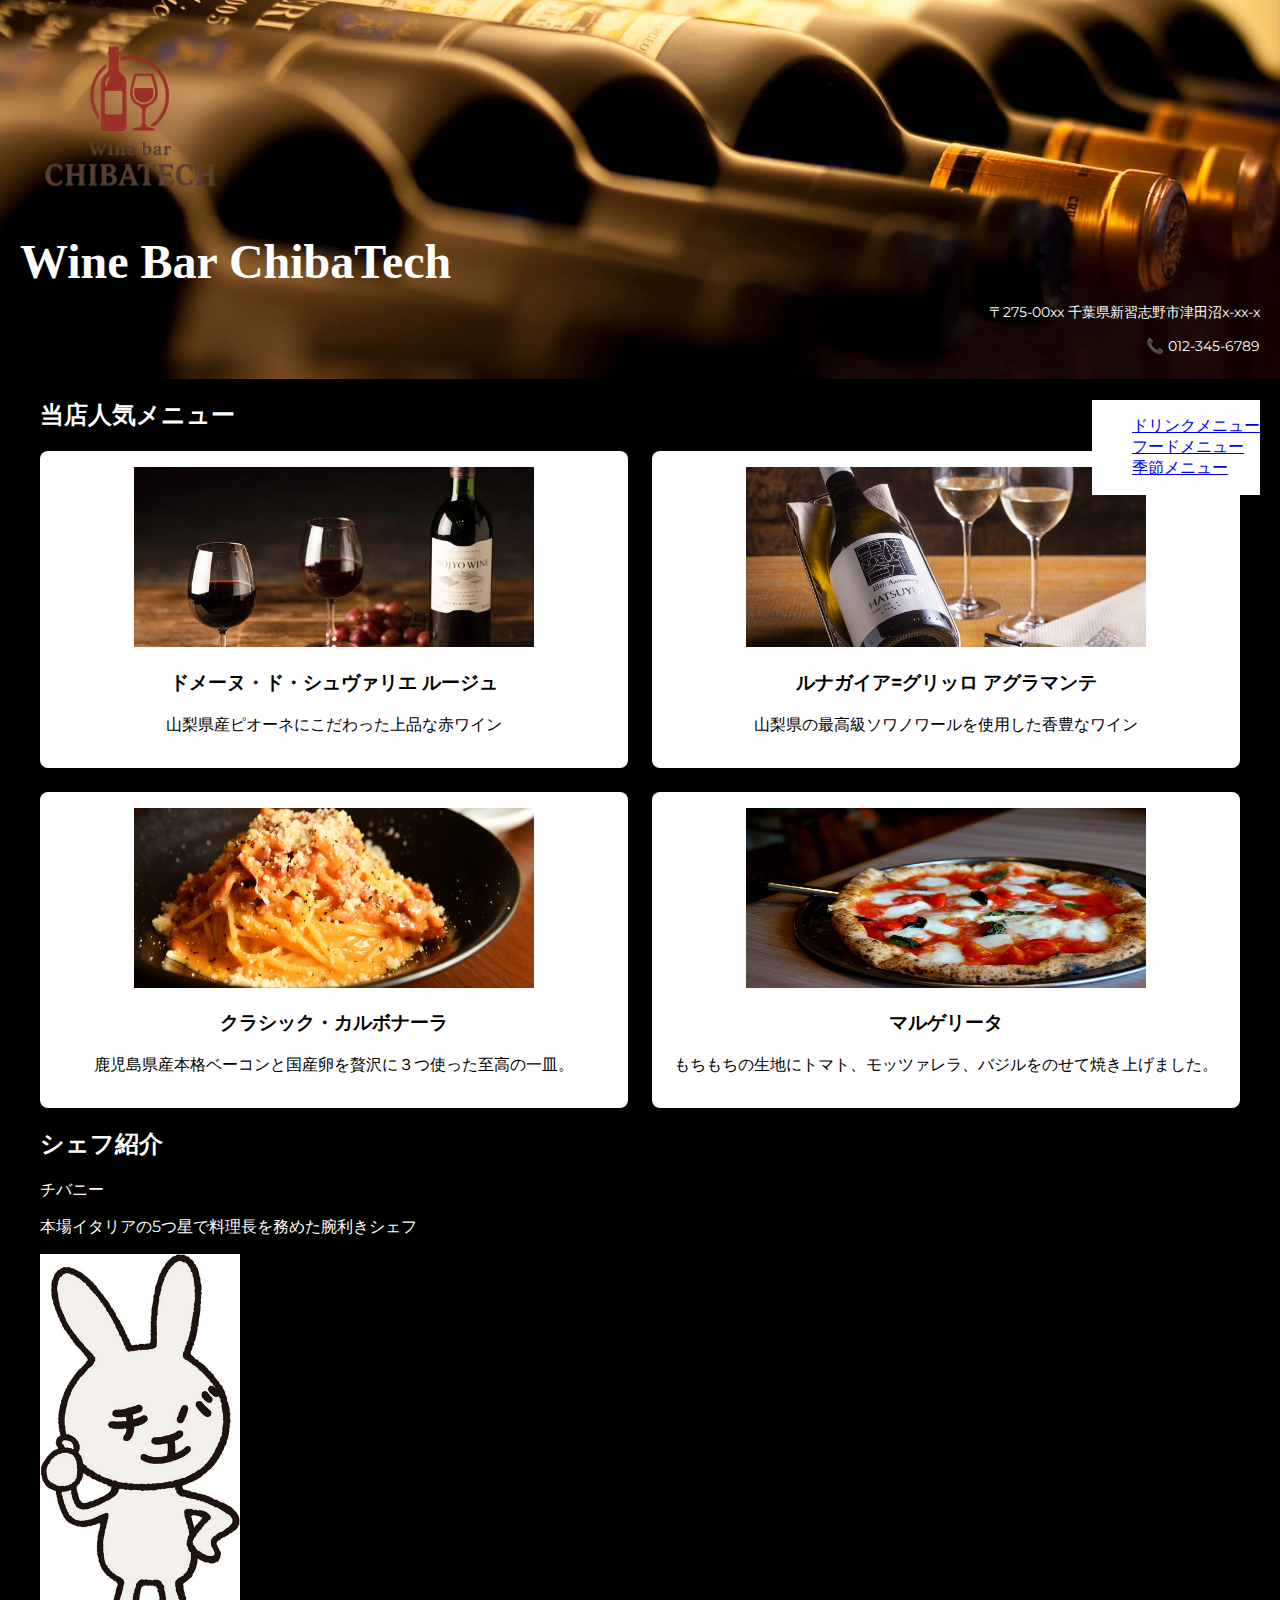
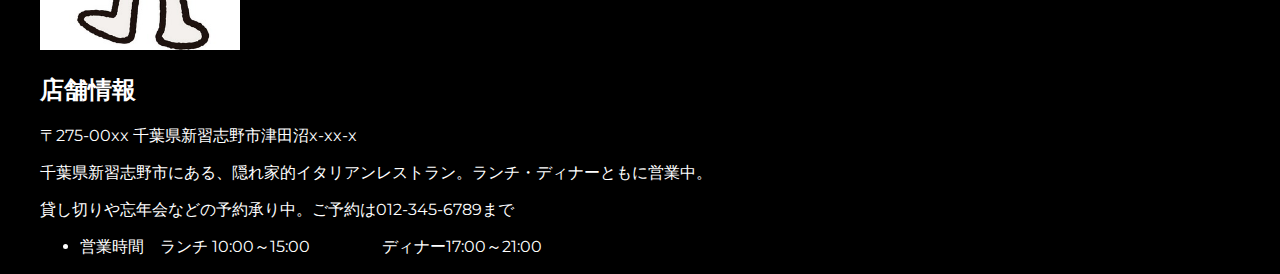
<file: index.html>
<!DOCTYPE html>
<html lang="ja">
	<head>
  	<meta charset="UTF-8">
  	<link href="https://fonts.googleapis.com/css2?family=Montserrat:wght@400;700&display=swap" rel="stylesheet">
  	<meta name="viewport" content="width=device-width, initial-scale=1">
  	<title>Wine Bar ChibaTech</title>
  	<link rel="stylesheet" href="styles.css">
	</head>
	<body>
		<header class="site-header">
			<img src="restaurant_logo.png.png" alt="ロゴ" width="254" height="246" class="logo-img"> <h1 class="site-title">Wine Bar ChibaTech</h1>
			<div class="contact-info"><p>〒275-00xx 千葉県新習志野市津田沼x-xx-x</p><p>📞 012-345-6789</p></div>
			<nav>
				<ul>
					<li><a href="ドリンクメニュー.html">ドリンクメニュー</a></li>
					<li><a href="フードメニュー.html">フードメニュー</a></li>
					<li><a href="季節メニュー.html">季節メニュー</a></li>
				</ul>
			</nav>
		</header>
		<section id="title" class="title">
			<div class="container">
				<div class="txt">
					<h2>当店人気メニュー</h2>
				</div>
			</div>
		</section>
		
	<section id="menu" class="menu">
    	<div class="container">
     		 <div class="menu-grid">
		  		<div class="dish">
					<img src="赤ワイン.jpeg" alt="ワイン" class="wine-img">
			  		<h3>ドメーヌ・ド・シュヴァリエ ルージュ</h3>
      				<p>山梨県産ピオーネにこだわった上品な赤ワイン</p>
     			</div>
				<div class="dish">
					<img src="白ワイン.jpg" alt="ワイン" class="wine-img">
					<h3>ルナガイア=グリッロ アグラマンテ </h3>
      				<p>山梨県の最高級ソワノワールを使用した香豊なワイン</p>
     			</div>
        		<div class="dish">
         	 		<img src="パスタ.jpg" alt="パスタ" class="pasta-img" >
          			<h3>クラシック・カルボナーラ</h3>
          			<p>鹿児島県産本格ベーコンと国産卵を贅沢に３つ使った至高の一皿。</p>
       			 </div>
        		 <div class="dish">
          			<img src="マルゲリータ.jpg" alt="ピザ" class="pizza-img">
          			<h3>マルゲリータ</h3>
          			<p>もちもちの生地にトマト、モッツァレラ、バジルをのせて焼き上げました。</p>
        		 </div>
      		</div>
    	</div>
    </section>
	<section id="Chef" class="about">
		<div class="container">
			<div class="txt">
				<h2>シェフ紹介</h2>
				<p>チバニー</p>
				<p>本場イタリアの5つ星で料理長を務めた腕利きシェフ</p>
				<img src="チバニー.jpg" alt="シェフ" class="chef-img">
			</div>
		</div>
	</section>
    <section id="about" class="about">
    	<div class="container">
			<div class="txt">
      			<h2>店舗情報</h2>
	  			<p>〒275-00xx 千葉県新習志野市津田沼x-xx-x</p>
      			<p>千葉県新習志野市にある、隠れ家的イタリアンレストラン。ランチ・ディナーともに営業中。</p>
	  			<p>貸し切りや忘年会などの予約承り中。ご予約は012-345-6789まで</p>
		  			<ul>
        				<li>営業時間　ランチ 10:00～15:00  
		　　　　      				ディナー17:00～21:00
						</li>
	  				</ul>
			</div>
		</div>
	 </section>
	</body>
</html>
</file>
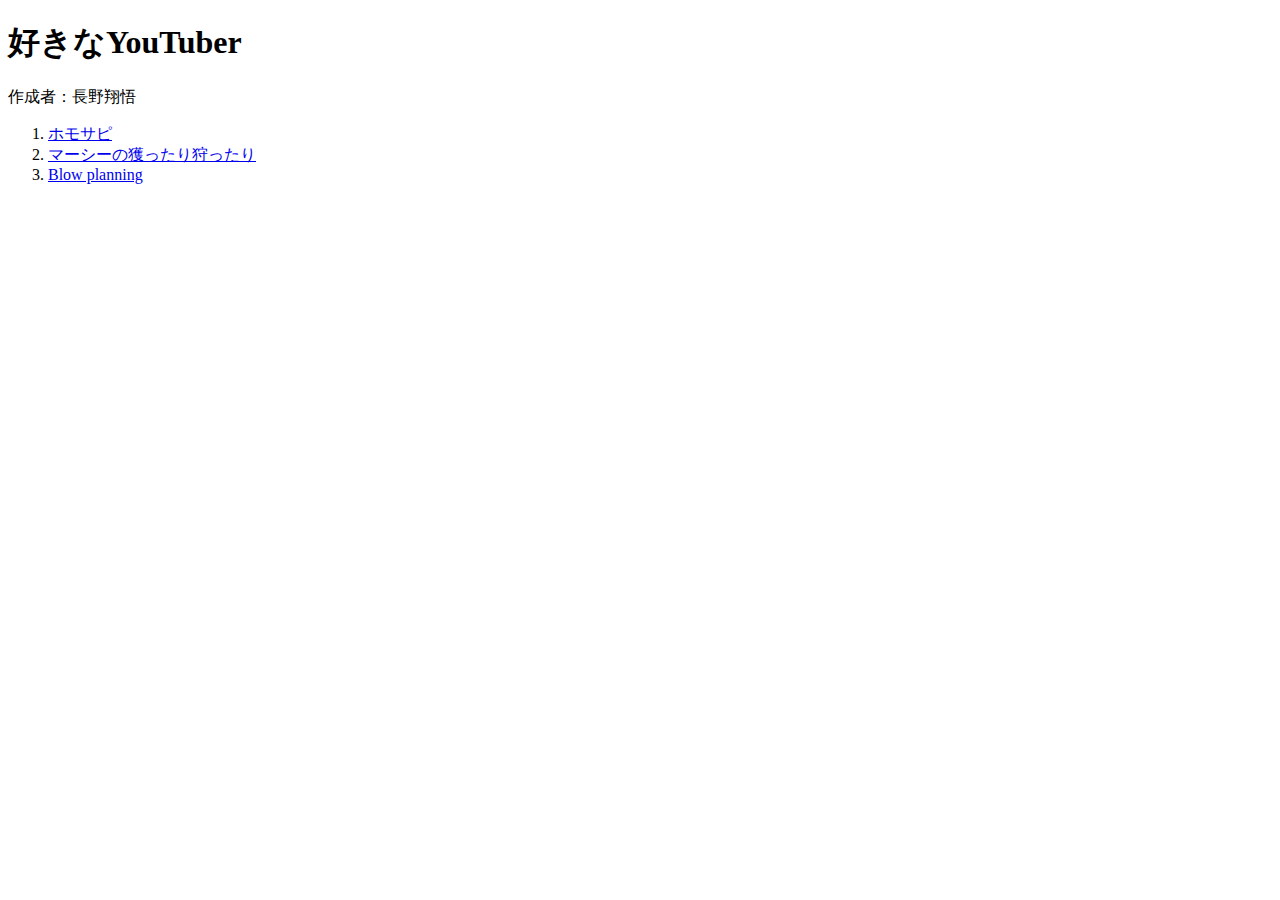
<file: Untitled-1.html>
<!doctype html>
<html>
<head>
<meta charset="utf-8">
<title>トップページ</title>
</head>

<body>
<h1>好きなYouTuber</h1>
<p>作成者：長野翔悟</p>
<ol>
  <li><a href="Untitled-2.html">ホモサピ</a></li>
  <li><a href="Untitled-3.html">マーシーの獲ったり狩ったり</a></li>
  <li><a href="Untitled-4.html">Blow planning</a></li>
</ol>
<p>&nbsp;</p>
<p>&nbsp;</p>
</body>
</html>
</file>
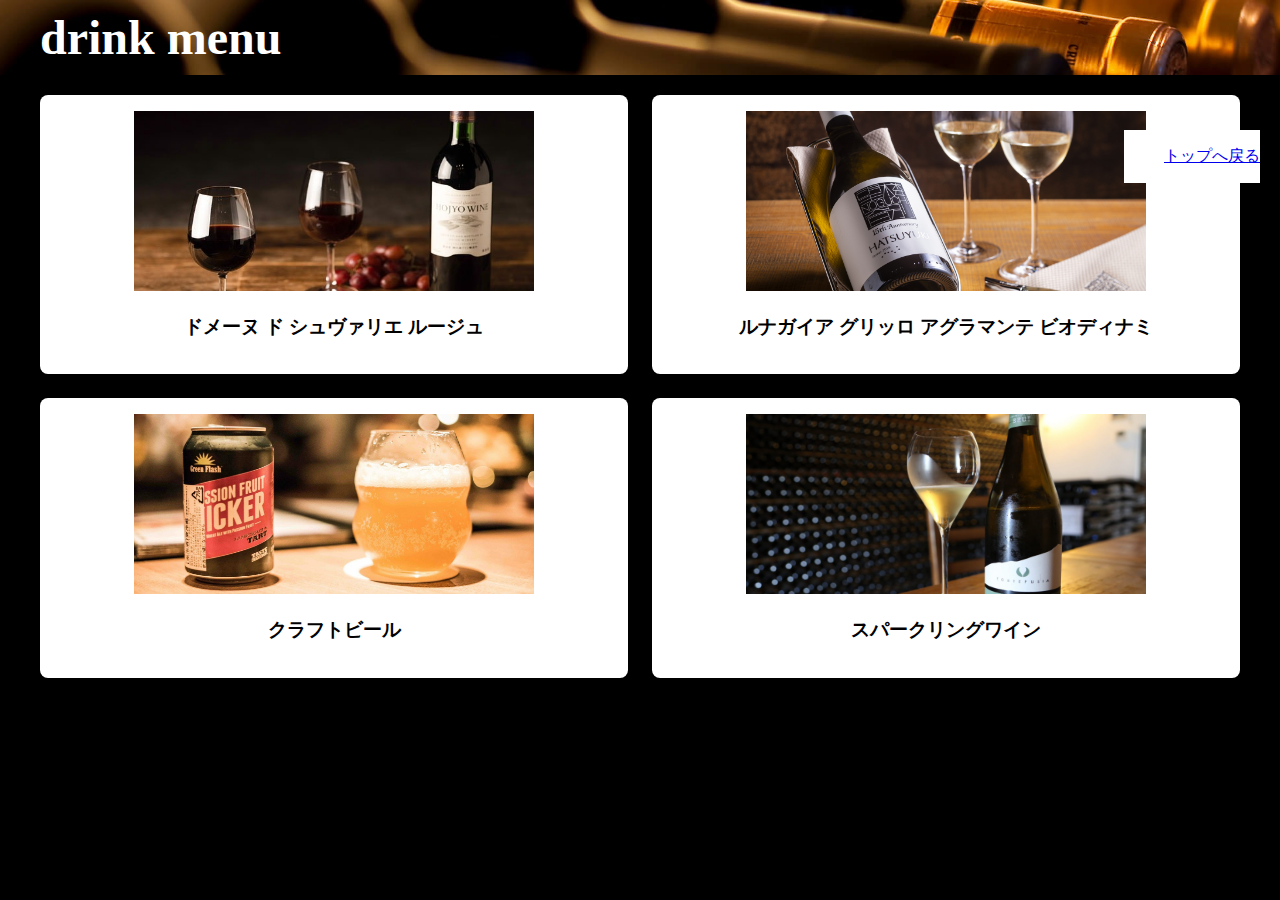
<file: ドリンクメニュー.html>
<!DOCTYPE html>
<html lang="ja">
	<head>
		<meta charset="UTF-8">
		<title>Wine Bar ChibaTech メニュー</title>
		<link rel="stylesheet" href="styles.css">
	</head>
	<body>
		<header class="site-header">
			<div class="container header-brand">
				<h1 class="site-title">drink menu</h1>
				<nav1>
					<ul>
						<li><a href="index.html">トップへ戻る</a></li>
					</ul>
      			</nav1>
    		</div>
   		</header>

		<section id="menu" class="menu">
    		<div class="container">
      			<div class="menu-grid">
        			<div class="dish">
          				<img src="赤ワイン.jpeg" alt="赤ワイン" class="wine-img">
          				<h3>ドメーヌ ド シュヴァリエ ルージュ</h3>
        			</div>
        			<div class="dish">
          				<img src="白ワイン.jpg" alt="白ワイン" class="wine-img">
						<h3>ルナガイア グリッロ アグラマンテ ビオディナミ</h3>
        			</div>
        			<div class="dish">
          				<img src="クラフトビール.jpg" alt="パスタ" class="pasta-img">
          				<h3>クラフトビール</h3>
        			</div>
        			<div class="dish">
          				<img src="スパークリングワイン.jpg" alt="ピザ" class="pizza-img">
          				<h3>スパークリングワイン</h3>
					</div>
				</div>
	  		</div>
  		</section>
	</body>
</html>
</file>
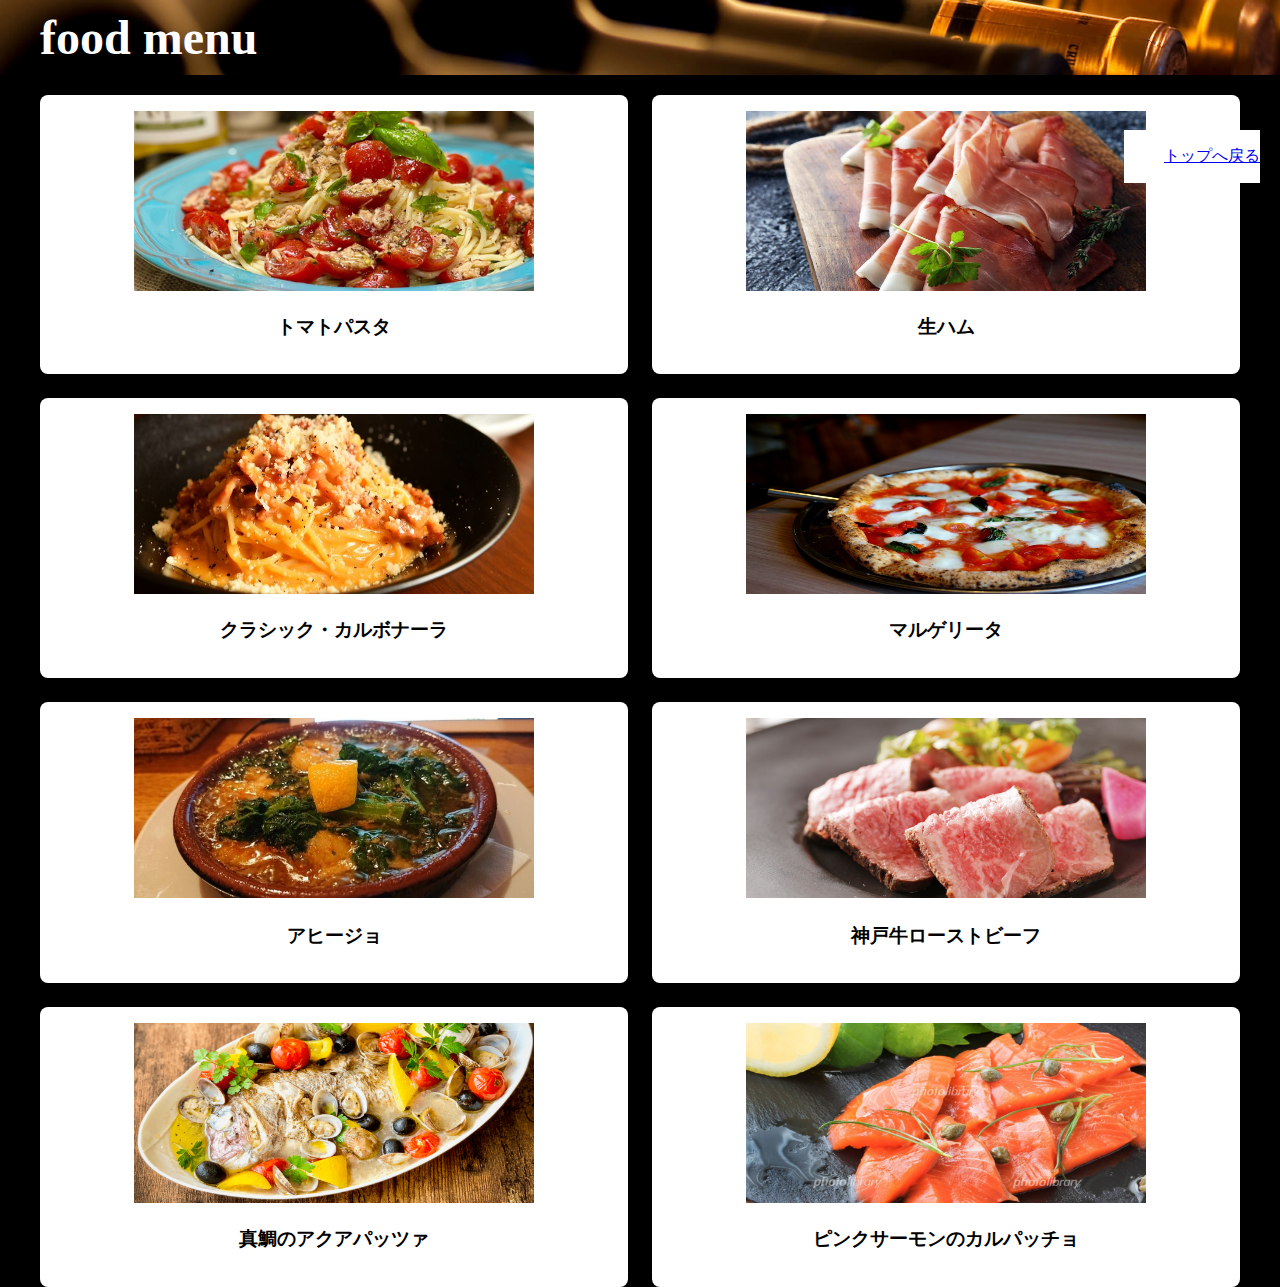
<file: フードメニュー.html>
<!DOCTYPE html>
<html lang="ja">
	<head>
		<meta charset="UTF-8">
		<title>Wine Bar ChibaTech メニュー</title>
		<link rel="stylesheet" href="styles.css">
	</head>
	<body>
		<header class="site-header">
			<div class="container header-brand">
				<h1 class="site-title">food menu</h1>
				<nav1>
					<ul>
						<li><a href="index.html">トップへ戻る</a></li>
					</ul>
      			</nav1>
    		</div>
   		</header>

		<section id="menu" class="menu">
    		<div class="container">
      			<div class="menu-grid">
        			<div class="dish">
          				<img src="トマトパスタ.jpg" alt="赤ワイン" class="wine-img">
          				<h3>トマトパスタ</h3>
        			</div>
        			<div class="dish">
          				<img src="生ハム.jpg" alt="白ワイン" class="wine-img">
						<h3>生ハム</h3>
        			</div>
        			<div class="dish">
          				<img src="パスタ.jpg" alt="パスタ" class="pasta-img">
          				<h3>クラシック・カルボナーラ</h3>
        			</div>
        			<div class="dish">
          				<img src="マルゲリータ.jpg" alt="ピザ" class="pizza-img">
          				<h3>マルゲリータ</h3>
					</div>
					<div class="dish">
          				<img src="アヒージョ.jpg" alt="赤ワイン" class="wine-img">
		　 				<h3>アヒージョ</h3>
        			</div>
        			<div class="dish">
          				<img src="ローストビーフ.jpg" alt="白ワイン" class="wine-img">
		　				<h3>神戸牛ローストビーフ</h3>
        			</div>
        			<div class="dish">
          				<img src="アクアパッツァ.png" alt="パスタ" class="pasta-img">
          				<h3>真鯛のアクアパッツァ</h3>
        			</div>
        			<div class="dish">
          				<img src="カルパッチョ.jpg" alt="ピザ" class="pizza-img">
          				<h3>ピンクサーモンのカルパッチョ</h3>
        			</div>
      			</div>
	  		</div>
  		</section>
	</body>
</html>
</file>
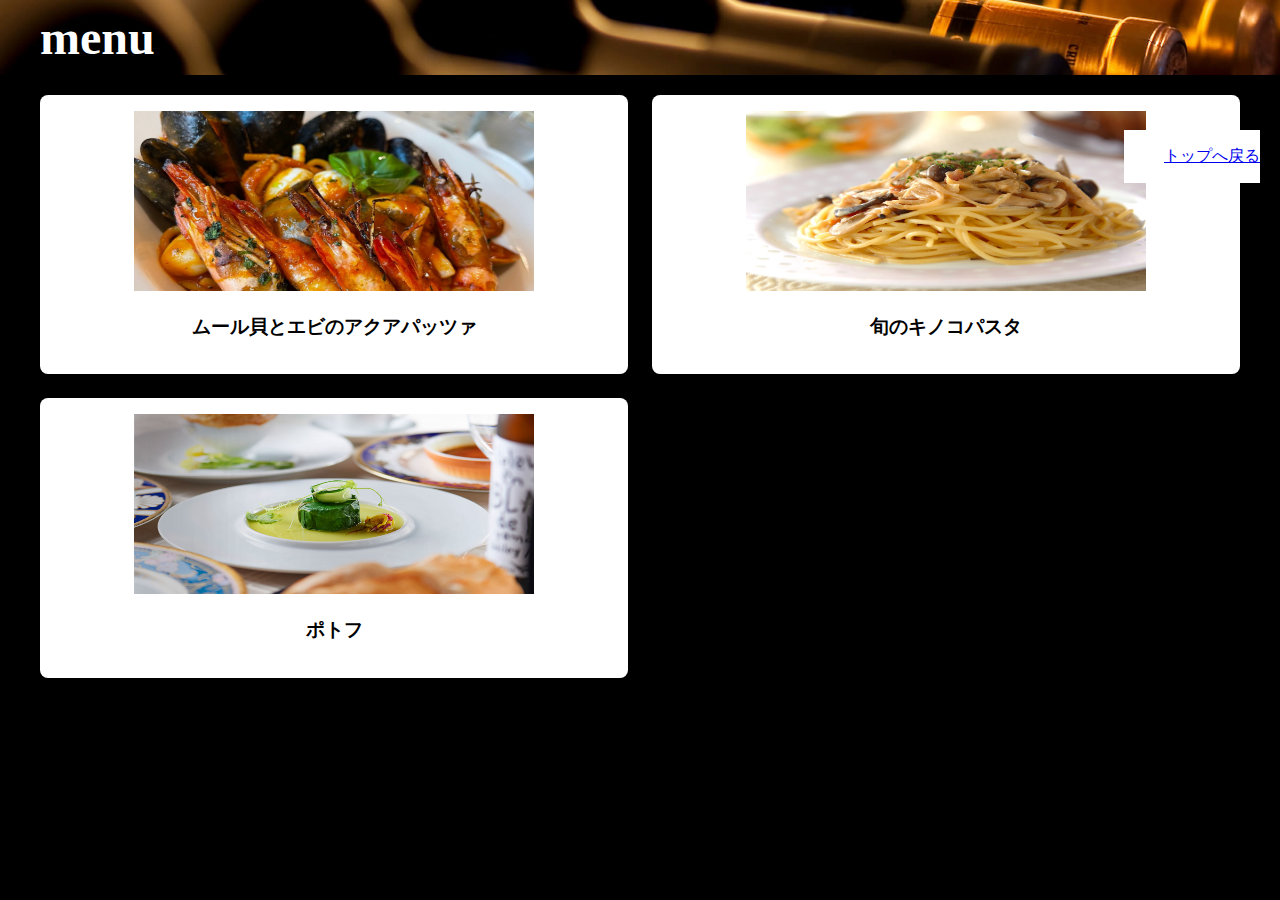
<file: 季節メニュー.html>
<!DOCTYPE html>
<html lang="ja">
	<head>
		<meta charset="UTF-8">
		<title>Wine Bar ChibaTech メニュー</title>
		<link rel="stylesheet" href="styles.css">
	</head>
	<body>
		<header class="site-header">
			<div class="container header-brand">
				<h1 class="site-title">menu</h1>
				<nav1>
					<ul>
						<li><a href="index.html">トップへ戻る</a></li>
					</ul>
      			</nav1>
    		</div>
   		</header>

		<section id="menu" class="menu">
    		<div class="container">
      			<div class="menu-grid">
        			<div class="dish">
          				<img src="ムール貝とエビのアクアパッツァ.jpg" alt="赤ワイン" class="wine-img">
          				<h3>ムール貝とエビのアクアパッツァ</h3>
        			</div>
        			<div class="dish">
          				<img src="キノコパスタ.jpeg" alt="白ワイン" class="wine-img">
						<h3>旬のキノコパスタ</h3>
        			</div>
        			<div class="dish">
          				<img src="ポトフ.jpg" alt="パスタ" class="pasta-img">
          				<h3>ポトフ</h3>
        			</div>
				</div>
	  		</div>
  		</section>
	</body>
</html>
</file>
<file: styles.css>
@charset "utf-8";
.menu-grid {
  display: grid; /* グリッドレイアウトを有効化 */
  grid-template-columns: repeat(auto-fit, minmax(400px, 1fr));
  gap: 24px; /* カード同士の余白 */
  margin-top: 20px;
}
body {
  background-color: #000;   /* 黒 */        
  font-family: 'Montserrat', sans-serif;
  margin: 0;
  padding: 0;
}
.site-header h1 {
    font-family: YuMincho, "Yu Mincho", "Hiragino Mincho ProN", serif;
    font-size: 48px;   /* 大きめに設定 */
    font-weight: 700;  /* 太字で力強く */
    margin: 0;
    color: #fff;       /* 黒背景に映える白文字 */
}

.site-header {
  background-image: url("ヘッダー背景.jpg"); /* 好きな画像を指定 */
  background-size: cover;                 /* 画像を枠いっぱいに広げる */
  background-position: center;            /* 中央に配置 */
  background-repeat: no-repeat;           /* 繰り返さない */
  color: #fff;
  padding: 10px 20px;
}

.container {
  max-width: 1200px;   /* PC用の適切な幅 */
  margin: 0 auto;      /* 左右を自動調整して中央寄せ */
  padding: 0 20px;     /* 画面端にくっつかないよう余白 */
}

.dish {
  color:000;
  background: #fff; /* カード背景 */
  border-radius: 8px;
  padding: 16px;
  box-shadow: 0 2px 6px rgba(0,0,0,0.1); /* ちょっと立体感 */
  text-align: center;
}
.wine-img{
	width:400px;
	height: 180px;
}
.contact-info {
  font-family: 'Montserrat', sans-serif;
  font-size: 0.9rem;
  text-align: right;
  margin-top: 10px;
}
.txt{
	color:#ffffff;
}
.header-brand {
  display: flex;
  align-items: center;
  gap: 12px;
}
.chef-img{
	width:200px;
	height:auto;
}
.logo-img {
  width:220px;
  height: 220px;
}
.pasta-img{
	width:400px;
    height: 180px;
}
.pizza-img{
	width:400px;
    height: 180px;
}
nav {
	background-color: #ffffff;
  position: absolute;
  top: 400px;
  right: 20px;
}
nav1 {
  background-color: #ffffff;
  position: absolute;
  top: 130px;
  right: 20px;
}
.nav ul {
  list-style: none;
  display: flex;
  gap: 20px;
  margin: 0;
  padding: 0;
}
.nav a {
  color: #fff;
  text-decoration: none;
  font-weight: 600;
}
.site-title {
  font-size: 24px;
  margin: 0;
  color: #fff;
}
</file>
